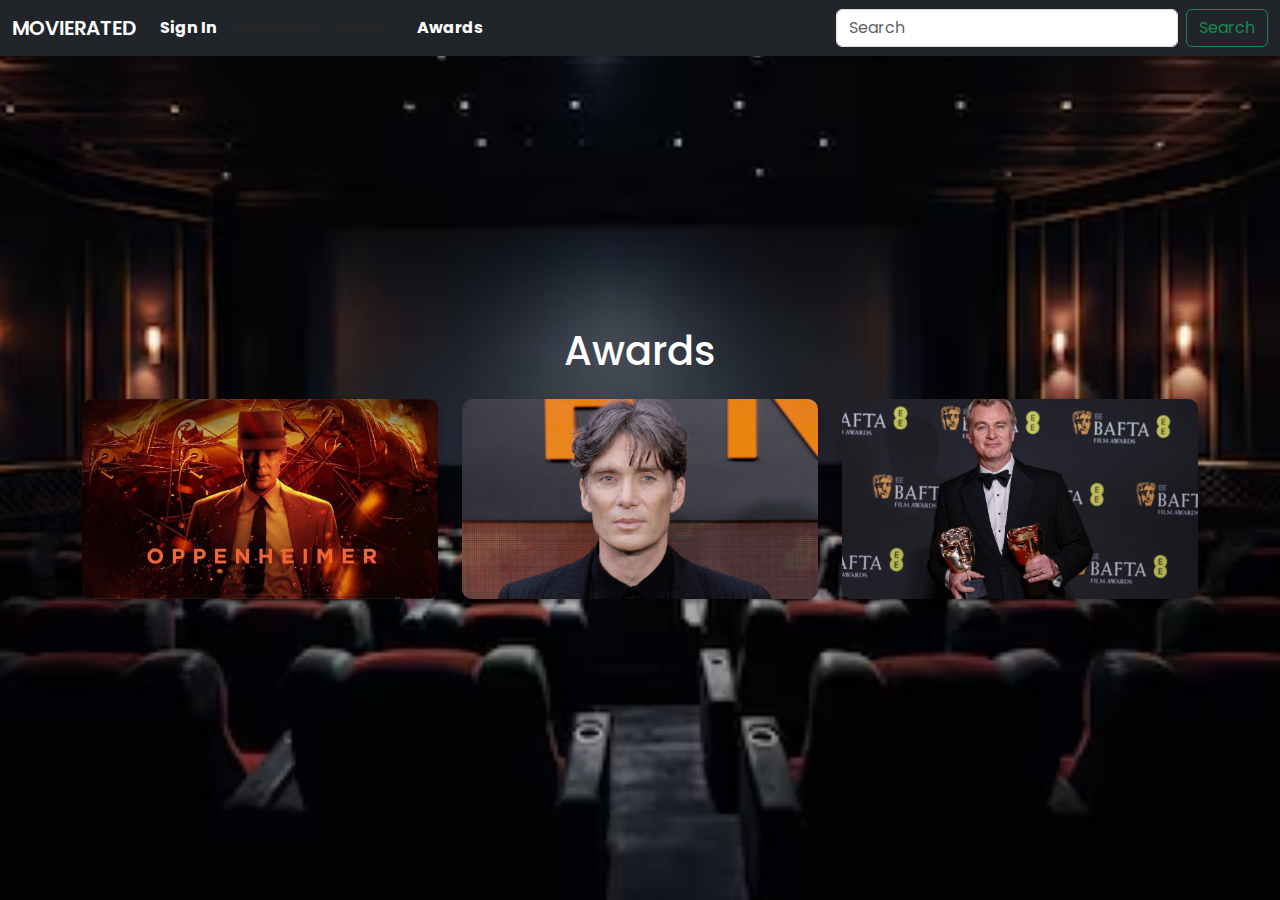
<file: awards.html>
<!DOCTYPE html>
<html lang="en">
<head>
  <meta charset="UTF-8" />
  <meta name="viewport" content="width=device-width, initial-scale=1.0" />
  <link rel="stylesheet" href="style.css"/>
  <link href="https://cdn.jsdelivr.net/npm/bootstrap@5.3.0/dist/css/bootstrap.min.css" rel="stylesheet">
  <link rel="stylesheet" href="https://cdnjs.cloudflare.com/ajax/libs/font-awesome/6.6.0/css/all.min.css" integrity="sha512-Kc323vGBEqzTmouAECnVceyQqyqdsSiqLQISBL29aUW4U/M7pSPA/gEUZQqv1cwx4OnYxTxve5UMg5GT6L4JJg==" crossorigin="anonymous" referrerpolicy="no-referrer" />
  <title>Awards - MovieRated</title>
  <style>
    /* Body styling */
    body {
      padding-top: 56px; /* Prevent overlap with fixed navbar */
      background-color: #1e1e2e;
      font-family: 'Poppins', sans-serif;
      color: #d1d1e0;
    }
    /* Card styling */
    .award-card {
      position: relative;
      background-color: #2a2a3b;
      border-radius: 10px;
      overflow: hidden;
      box-shadow: 0px 4px 6px rgba(0, 0, 0, 0.2);
      margin-bottom: 30px;
      transition: transform 0.3s ease-in-out;
    }

    .award-card img {
      width: 100%;
      height: 200px;
      object-fit: cover;
    }

    .award-card .card-body {
      padding: 20px;
      position: absolute;
      bottom: 0;
      left: 0;
      right: 0;
      background-color: rgba(0, 0, 0, 0.7);
      color: #fff;
      visibility: hidden; /* Hide by default */
      opacity: 0;
      transition: visibility 0s, opacity 0.3s ease-in-out;
    }

    .award-card:hover {
      transform: scale(1.05); /* Slight zoom effect on hover */
    }

    .award-card:hover .card-body {
      visibility: visible; /* Show description on hover */
      opacity: 1; /* Fade-in effect */
    }

    .award-card h5 {
      color: #ffffff;
    }

    footer {
      background-color: #2a2a3b;
      padding: 20px 0;
      text-align: center;
      color: #8a8a9e;
    }
  </style>
</head>
<body>
  <!-- Navbar -->
  <nav class="navbar navbar-expand-lg navbar-dark bg-dark fixed-top">
    <div class="container-fluid">
      <a class="navbar-brand" href="index.html">MOVIERATED</a>
      <button class="navbar-toggler" type="button" data-bs-toggle="collapse" data-bs-target="#navbarSupportedContent" aria-controls="navbarSupportedContent" aria-expanded="false" aria-label="Toggle navigation">
        <span class="navbar-toggler-icon"></span>
      </button>
      <div class="collapse navbar-collapse" id="navbarSupportedContent">
        <ul class="navbar-nav me-auto mb-2 mb-lg-0">
          <li class="nav-item">
            <a class="nav-link active" aria-current="page" href="login.html"><b><i class="fa-solid fa-right-to-bracket"></i> Sign In</b></a>
          </li>
          <li class="nav-item">
            <a class="nav-link" href="#"><b><i class="fa-regular fa-square-plus"></i> Watchlist</b></a>
          </li>
          <li class="nav-item dropdown">
            <a class="nav-link dropdown-toggle" href="#" role="button" data-bs-toggle="dropdown" aria-expanded="false">
              <b>Genre</b>
            </a>
            <ul class="dropdown-menu">
              <!-- Add genre links here -->
            </ul>
          </li>
          <li class="nav-item">
            <a class="nav-link active" aria-current="page" href="#"><b><i class="fa-solid fa-award"></i> Awards</b></a>
          </li>
        </ul>
        <form class="d-flex" role="search">
          <input class="form-control me-2" type="search" placeholder="Search" aria-label="Search">
          <button class="btn btn-outline-success" type="submit">Search</button>
        </form>
      </div>
    </div>
  </nav>

  <div class="container my-5">
    <h1 class="text-center mb-4" style="color: #ffffff;">Awards</h1>
    <div class="row">
      <!-- Best Picture Award -->
      <div class="col-md-4">
        <div class="award-card">
          <img src="oppen.jpg" alt="Oppenheimer Poster">
          <div class="card-body">
            <h5 class="card-title">Best Picture 2024</h5>
            <p class="card-text">Awarded to *Oppenheimer* for its masterful storytelling, breathtaking visuals, and emotional depth that captivated audiences worldwide.</p>
          </div>
        </div>
      </div>

      <!-- Best Actor Award -->
      <div class="col-md-4">
        <div class="award-card">
          <img src="cillian.jpg" alt="Cillian Murphy">
          <div class="card-body">
            <h5 class="card-title">Best Actor 2024</h5>
            <p class="card-text">Cillian Murphy delivered an unforgettable performance as J. Robert Oppenheimer, embodying the complexities and brilliance of his character.</p>
          </div>
        </div>
      </div>

      <!-- Best Director Award -->
      <div class="col-md-4">
        <div class="award-card">
          <img src="chris.jpg" alt="Christopher Nolan">
          <div class="card-body">
            <h5 class="card-title">Best Director 2024</h5>
            <p class="card-text">Christopher Nolan is celebrated for his visionary direction in *Oppenheimer*, creating a cinematic masterpiece that left a lasting impact on the film industry.</p>
          </div>
        </div>
      </div>
    </div>
  </div>

  <script src="https://cdn.jsdelivr.net/npm/bootstrap@5.3.0/dist/js/bootstrap.bundle.min.js"></script>
</body>
</html>
</file>
<file: style.css>
@import url('https://fonts.googleapis.com/css2?family=Poppins:wght@200;400&display=swap');

:root {
  --primary-color: #0e0f0f;
  --secondary-color: #3d3d3f;
}

* {
  box-sizing: border-box;
}

body {
  background-color: #141415;
  font-family: 'Poppins', sans-serif;
  margin: 0;
}

#index-page {
  background-color: #141415;
  color: #eee;
}

header, .navbar {
  padding: 1rem;
  background-color: var(--secondary-color);
}

.navbar {
  background-color: var(--secondary-color);
  padding: 1rem;
}

.navbar-brand, .navbar-nav .nav-link, .navbar-toggler {
  color: #272525;
  font-weight: 400;
}

.navbar-brand {
  font-weight: 600;
}

.navbar-nav .nav-link.active, .navbar-nav .nav-link:hover {
  color: #141313;
}

.navbar-toggler-icon {
  filter: invert(100%);
}

.form-control {
  background-color: transparent;
  border: 2px solid var(--primary-color);
  color: #4d4a4a;
  border-radius: 50px;
  padding: 0.5rem 1rem;
}

.form-control::placeholder {
  color: #646060;
}

.form-control:focus {
  outline: none;
  background-color: var(--primary-color);
}

.btn-outline-success {
  color: #302b2b;
  border-color: #000000;
  background-color: #161718;
  transition: background-color 0.3s ease, color 0.3s ease;
}

.btn-outline-success:hover {
  background-color: #272828;
  color: #454242;
  border-color: #005f73;
}

main {
  display: flex;
  flex-wrap: wrap;
  justify-content: center;
}

.movie {
  width: 300px;
  margin: 1rem;
  background-color: var(--secondary-color);
  box-shadow: 0 4px 5px rgba(0, 0, 0, 0.2);
  position: relative;
  overflow: hidden;
  border-radius: 3px;
}

.movie img {
  width: 100%;
}

.movie-info {
  color: #eee;
  display: flex;
  align-items: center;
  justify-content: space-between;
  gap: 0.2rem;
  padding: 0.5rem 1rem 1rem;
  letter-spacing: 0.5px;
}

.movie-info h3 {
  margin-top: 0;
}

.movie-info span {
  background-color: var(--primary-color);
  padding: 0.25rem 0.5rem;
  border-radius: 3px;
  font-weight: bold;
}

.movie-info span.green {
  color: lightgreen;
}

.movie-info span.orange {
  color: orange;
}

.movie-info span.red {
  color: red;
}

.overview {
  background-color: #fff;
  padding: 2rem;
  position: absolute;
  left: 0;
  bottom: 0;
  right: 0;
  max-height: 100%;
  transform: translateY(101%);
  overflow-y: auto;
  transition: transform 0.3s ease-in;
}

.movie:hover .overview {
  transform: translateY(0);
}

login page 
* {
  margin: 0;
  padding: 0;
  box-sizing: border-box;
  font-family: "Poppins", sans-serif;
}

body {
  display: flex;
  justify-content: center;
  align-items: center;
  min-height: 100vh;
  background: url('webback.png') no-repeat;
  background-size: cover;
  background-position: center;
}

.wrapper {
  width: 420px;
  background: transparent;
  border: 2px solid rgba(255, 255, 255, .2);
  backdrop-filter: blur(20px);
  box-shadow: 0 0 10px rgba(0, 0, 0, .2);
  color: #fff;
  border-radius: 10px;
  padding: 30px 40px;
}

.wrapper h1 {
  font-size: 36px;
  text-align: center;
}

.wrapper .input-box {
  width: 100%;
  height: 50px;
  background:transparent;
  margin: 30px 0;
}

.input-box input {
  width: 100%;
  height: 100%;
  background: transparent;
  border: none;
  outline: none;
  border: 2px solid rgba(255, 255, 255, .2);
  border-radius: 40px;
  font-size: 16px;
  color: #fff;
  padding: 20px 45px 20px 20px;
}

.input-box input::placeholder {
  color: #fff;
}

.input-box i {
  position: absolute;
  right: 20px;
  top: 50%;
  transform: translateY(-50%);
  font-size: 20px;
}

.wrapper .remember-forgot {
  display: flex;
  justify-content: space-between;
  font-size: 14.5px;
  margin: -15px 0 15px;
}

.remember-forgot label input {
  accent-color: #fff;
  margin-right: 3px;
}

.remember-forgot a {
  color: #fff;
  text-decoration: none;
}

.remember-forgot a:hover {
  text-decoration: underline;
}

.wrapper .btn {
  width: 100%;
  height: 45px;
  background: #fff;
  border: none;
  outline: none;
  border-radius: 40px;
  box-shadow: 0 0 10px rgba(0, 0, 0, .1);
  cursor: pointer;
  font-size: 16px;
  color: #161718;
  font-weight: 600;
}

.wrapper .register-link {
  font-size: 14.5px;
  text-align: center;
  margin: 20px 0 15px;
}

.register-link p a {
  color: #fff;
  text-decoration: none;
  font-weight: 600;
}

.register-link p a:hover {
  text-decoration: underline;
}
</file>
